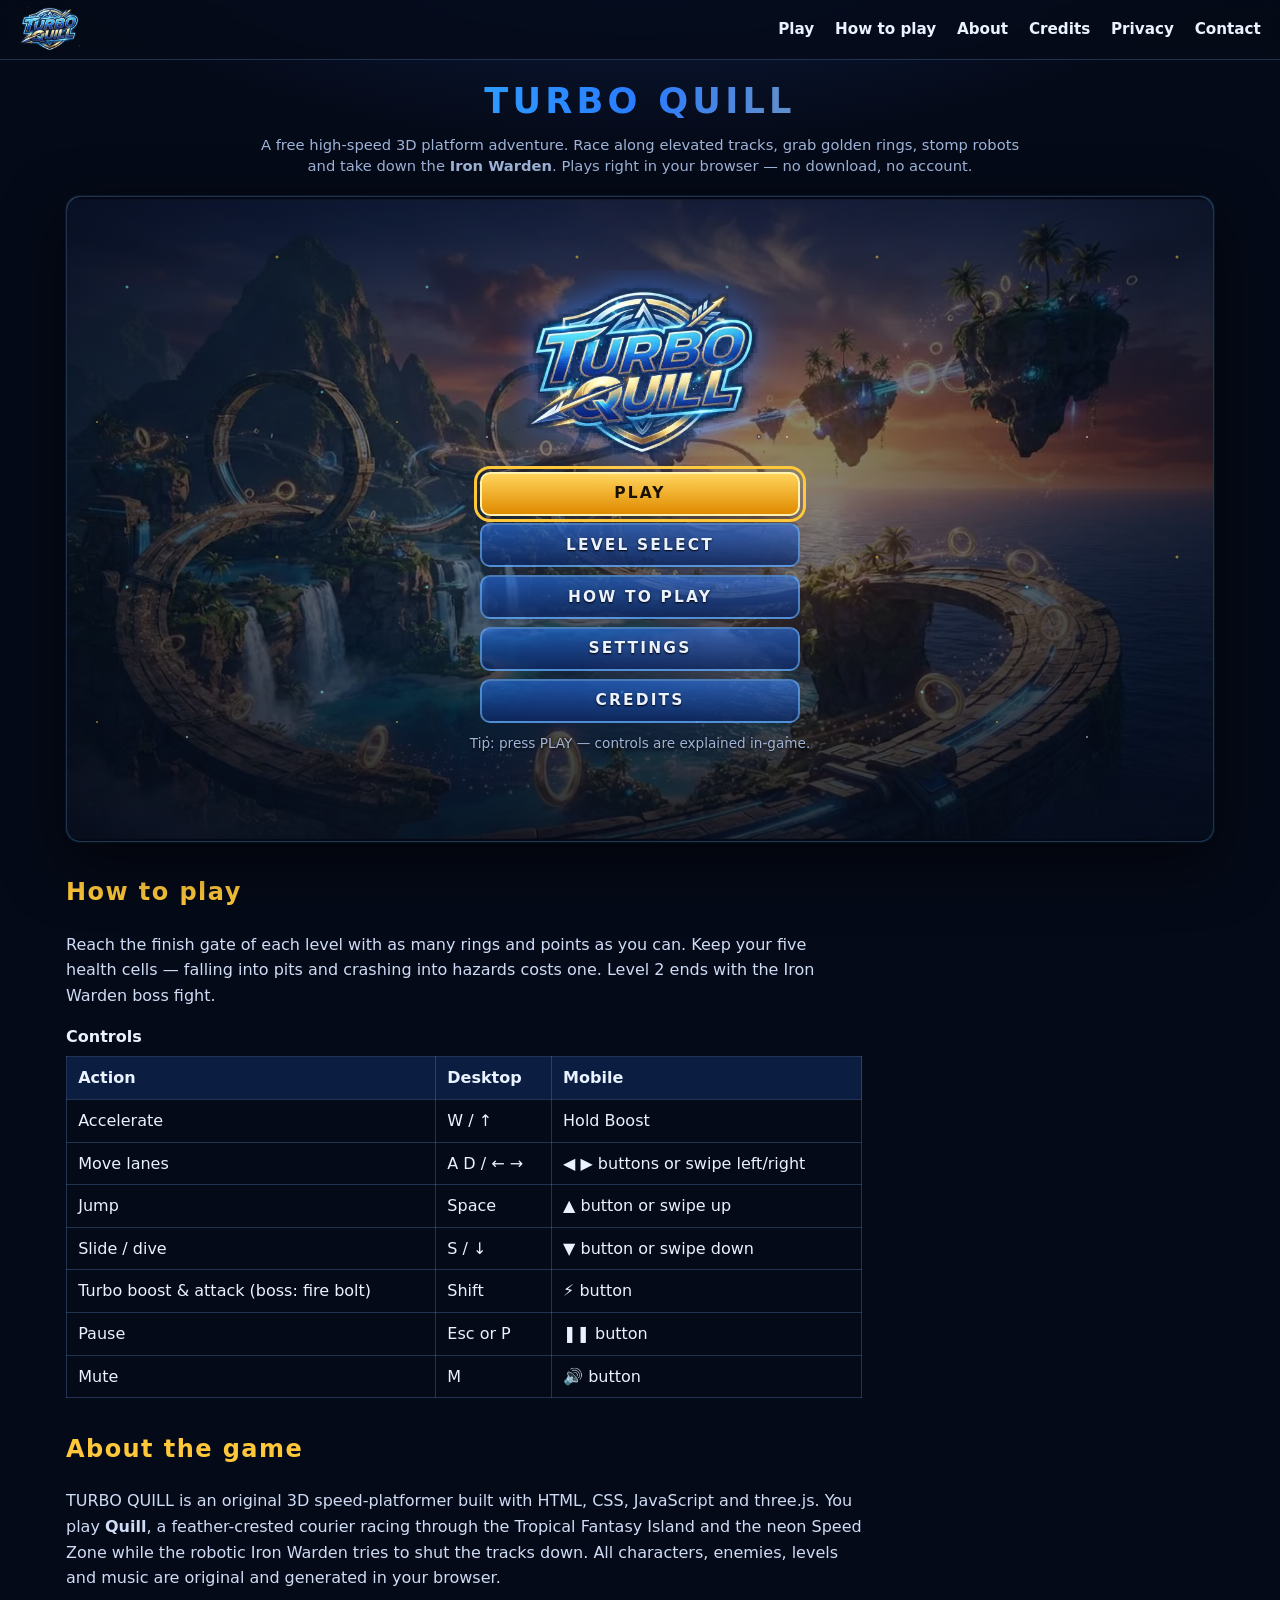
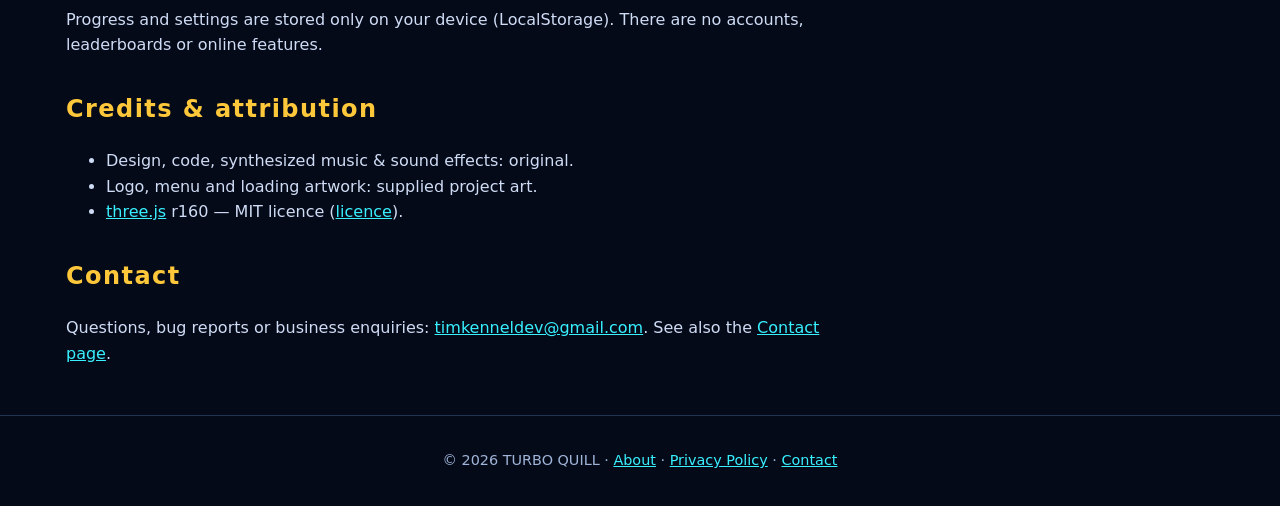
<file: index.html>
<!doctype html>
<html lang="en">
<head>
<meta charset="utf-8">
<meta name="viewport" content="width=device-width, initial-scale=1, viewport-fit=cover">
<title>TURBO QUILL — Free 3D Speed Platformer Game | Play in Your Browser</title>
<meta name="description" content="TURBO QUILL is a free high-speed 3D platform adventure. Run, jump, slide, collect golden rings, smash robots and beat the Iron Warden boss — on desktop, Android and iPhone.">
<meta name="theme-color" content="#050a18">
<link rel="canonical" href="https://turboquill.name.ng/">
<!-- Google AdSense site verification + loader (loaded once; src/ads.js detects this tag and will not add a second one) -->
<meta name="google-adsense-account" content="ca-pub-1319521339732367">
<script async src="https://pagead2.googlesyndication.com/pagead/js/adsbygoogle.js?client=ca-pub-1319521339732367"
     crossorigin="anonymous"></script>
<link rel="icon" type="image/png" href="assets/images/branding/favicon-64.png">
<link rel="apple-touch-icon" href="assets/images/branding/apple-touch-icon.png">
<!-- Open Graph / Twitter -->
<meta property="og:type" content="website">
<meta property="og:title" content="TURBO QUILL — Free 3D Speed Platformer">
<meta property="og:description" content="Run, jump and boost through tropical sky-tracks. Collect rings, defeat robots, beat the Iron Warden.">
<meta property="og:image" content="https://turboquill.name.ng/assets/images/branding/thumbnail.jpg">
<meta property="og:url" content="https://turboquill.name.ng/">
<meta name="twitter:card" content="summary_large_image">
<link rel="stylesheet" href="styles/main.css">
<link rel="stylesheet" href="styles/menu.css">
<link rel="stylesheet" href="styles/game.css">
<link rel="stylesheet" href="styles/mobile.css">
<script type="importmap">{"imports":{"three":"./vendor/three/three.module.min.js","three/addons/":"./vendor/three/addons/"}}</script>
</head>
<body>
<a class="skip" href="#play">Skip to game</a>
<header class="site-header">
  <a class="brand" href="#play" aria-label="TURBO QUILL home"><img src="assets/images/branding/logo-keyed.png" alt="TURBO QUILL" width="120" height="83"></a>
  <nav aria-label="Main">
    <a href="#play">Play</a><a href="#how">How to play</a><a href="pages/about.html">About</a><a href="#credits">Credits</a><a href="pages/privacy.html">Privacy</a><a href="pages/contact.html">Contact</a>
  </nav>
</header>

<main>
  <section class="intro" aria-labelledby="title">
    <h1 id="title">TURBO QUILL</h1>
    <p>A free high-speed 3D platform adventure. Race along elevated tracks, grab golden rings, stomp robots and take down the <strong>Iron Warden</strong>. Plays right in your browser — no download, no account.</p>
  </section>

  <div class="ad-wrap" aria-label="Advertisement area"><div id="ad-slot-top" class="ad-slot" data-slot="top"></div></div>

  <section id="play" class="stage-wrap" aria-label="Game">
    <div id="stage" tabindex="-1">
      <canvas id="game-canvas" aria-label="TURBO QUILL game view"></canvas>

      <!-- LOADING -->
      <div id="loading" class="screen" role="status" aria-live="polite">
        <div class="bg" style="background-image:url(assets/images/ui/loading-bg.webp)"></div><div class="fx-sparks" aria-hidden="true"></div>
        <div class="center">
          <img class="logo" src="assets/images/branding/logo-keyed.png" alt="TURBO QUILL">
          <div class="bar" role="progressbar" aria-valuemin="0" aria-valuemax="100" aria-valuenow="0"><i id="load-bar"></i></div>
          <p class="load-line"><span id="load-msg">Preparing the Speed Zone…</span> <b id="load-pct">0%</b></p>
          <p id="load-error" class="error" hidden></p>
          <button id="load-retry" class="btn" hidden>RETRY</button>
        </div>
      </div>

      <!-- MAIN MENU -->
      <div id="menu" class="screen" hidden>
        <div class="bg kenburns" style="background-image:url(assets/images/ui/menu-bg.webp)"></div><div class="vignette"></div><div class="fx-sparks" aria-hidden="true"></div>
        <div class="center">
          <img class="logo" src="assets/images/branding/logo-keyed.png" alt="TURBO QUILL">
          <nav class="menu-list" aria-label="Main menu">
            <button class="btn primary" id="btn-play">PLAY</button>
            <button class="btn" id="btn-levels">LEVEL SELECT</button>
            <button class="btn" id="btn-howto">HOW TO PLAY</button>
            <button class="btn" id="btn-settings">SETTINGS</button>
            <button class="btn" id="btn-credits">CREDITS</button>
          </nav>
          <p class="best" id="menu-best"></p>
        </div>
      </div>

      <!-- PANELS -->
      <div id="panel-levels" class="screen panel-screen" hidden>
        <div class="bg dim" style="background-image:url(assets/images/ui/menu-bg-alt.webp)"></div>
        <div class="panel" role="dialog" aria-labelledby="h-levels"><h2 id="h-levels">Level Select</h2><div id="level-cards" class="cards"></div><div class="row"><button class="btn back" data-back>BACK</button></div></div>
      </div>
      <div id="panel-howto" class="screen panel-screen" hidden>
        <div class="bg dim" style="background-image:url(assets/images/ui/menu-bg-alt.webp)"></div>
        <div class="panel" role="dialog" aria-labelledby="h-how"><h2 id="h-how">How to Play</h2>
          <ul class="tips">
            <li>You run forward automatically. Change <b>lanes</b>, <b>jump</b> and <b>slide</b> to dodge hazards.</li>
            <li>Collect <b>golden rings</b> for points. Jump arcs of rings for bonus score.</li>
            <li><b>Hold Accelerate</b> to run faster. <b>Hold Boost</b> (uses energy) to rush through small robots.</li>
            <li><b>Stomp</b> robots by landing on them. The big Bulwark needs two stomps or a boost.</li>
            <li>Grab the <b>Velocity Core</b> for a timed speed and jump boost. Green cells restore health.</li>
            <li>Boss fight: dodge the warned attacks, wait until the chest core opens, then <b>tap Boost</b> to fire quill bolts into it.</li>
          </ul>
          <div class="keys" id="howto-controls"></div>
          <div class="row"><button class="btn back" data-back>BACK</button></div></div>
      </div>
      <div id="panel-settings" class="screen panel-screen" hidden>
        <div class="bg dim" style="background-image:url(assets/images/ui/menu-bg-alt.webp)"></div>
        <div class="panel" role="dialog" aria-labelledby="h-set"><h2 id="h-set">Settings</h2>
          <div class="form">
            <label for="set-music">Music volume <output id="out-music"></output></label><input id="set-music" type="range" min="0" max="100">
            <label for="set-sfx">Sound effects volume <output id="out-sfx"></output></label><input id="set-sfx" type="range" min="0" max="100">
            <label for="set-sens">Control sensitivity <output id="out-sens"></output></label><input id="set-sens" type="range" min="60" max="160">
            <label for="set-quality">Graphics quality</label><select id="set-quality"><option value="auto">Auto</option><option value="low">Low</option><option value="medium">Medium</option><option value="high">High</option></select>
            <label for="set-touch">On-screen touch controls</label><select id="set-touch"><option value="auto">Auto</option><option value="on">Always on</option><option value="off">Off</option></select>
            <label class="check"><input id="set-motion" type="checkbox"> Reduce motion &amp; screen shake</label>
            <label class="check"><input id="set-mute" type="checkbox"> Mute all audio</label>
          </div>
          <div class="row"><button class="btn danger small" id="btn-reset">RESET SAVED PROGRESS</button><button class="btn back" data-back>BACK</button></div></div>
      </div>
      <div id="panel-credits" class="screen panel-screen" hidden>
        <div class="bg dim" style="background-image:url(assets/images/ui/menu-bg-alt.webp)"></div>
        <div class="panel" role="dialog" aria-labelledby="h-cred"><h2 id="h-cred">Credits</h2>
          <ul class="tips"><li>Game design, code, music &amp; sound: original, created for TURBO QUILL (music and SFX are synthesized live with the Web Audio API).</li><li>Logo, menu and loading artwork: supplied AI-generated project art (character-free frames only).</li><li>3D engine: <a href="https://threejs.org" target="_blank" rel="noopener">three.js</a> (MIT licence).</li><li>All characters, robots and the boss are original designs. Not affiliated with any third-party franchise.</li></ul>
          <div class="row"><button class="btn back" data-back>BACK</button></div></div>
      </div>

      <!-- HUD -->
      <div id="hud" class="hud" hidden>
        <div class="hud-left">
          <div class="chip"><span class="ico ring-ico" aria-hidden="true"></span><b id="hud-rings">0</b><span class="sr">rings</span></div>
          <div class="chip"><span class="lbl">SCORE</span><b id="hud-score">0</b></div>
          <div class="hearts" id="hud-hearts" aria-label="Health"></div>
        </div>
        <div class="hud-mid"><div id="hud-level" class="lvl"></div>
          <div id="boss-bar" class="boss-bar" hidden><span>IRON WARDEN</span><div class="bar"><i id="boss-fill"></i></div></div>
          <div id="hud-power" class="power" hidden><span id="power-name">VELOCITY CORE</span><div class="bar small"><i id="power-fill"></i></div></div>
        </div>
        <div class="hud-right"><button class="icon-btn" id="btn-mute" aria-label="Mute or unmute (M)" title="Mute (M)">🔊</button><button class="icon-btn" id="btn-pause" aria-label="Pause (Esc)" title="Pause (Esc)">❚❚</button></div>
        <div class="hud-bottom"><div class="meter"><span id="speed-lbl">SPEED</span><div class="bar small"><i id="speed-fill"></i></div></div><div class="meter"><span id="energy-lbl">BOOST</span><div class="bar small energy"><i id="energy-fill"></i></div></div></div>
        <div id="banner" class="banner" aria-live="assertive"></div>
        <div id="prompt" class="prompt" aria-live="polite"></div>
      </div>

      <!-- TOUCH CONTROLS -->
      <div id="touch" class="touch" hidden>
        <div class="grp left"><button class="tbtn" data-action="left" aria-label="Move left">◀</button><button class="tbtn" data-action="right" aria-label="Move right">▶</button></div>
        <div class="grp right"><button class="tbtn" data-action="slide" aria-label="Slide"><span>▼</span><small>SLIDE</small></button><button class="tbtn big" data-action="jump" aria-label="Jump"><span>▲</span><small>JUMP</small></button><button class="tbtn boost" data-action="boost" aria-label="Boost"><span>⚡</span><small>BOOST</small></button></div>
      </div>

      <div id="pause" class="screen overlay" hidden><div class="panel small" role="dialog" aria-labelledby="h-pause"><h2 id="h-pause">Paused</h2>
        <div class="menu-list"><button class="btn primary" id="btn-resume">RESUME</button><button class="btn" id="btn-restart">RESTART LEVEL</button><button class="btn" id="btn-pause-settings">SETTINGS</button><button class="btn" id="btn-quit">MAIN MENU</button></div></div></div>
      <div id="gameover" class="screen overlay" hidden><div class="panel small" role="dialog" aria-labelledby="h-over"><h2 id="h-over">Game Over</h2>
        <p class="result">Final score <b id="over-score">0</b></p><p class="result sub">Rings <b id="over-rings">0</b> · Best <b id="over-best">0</b></p>
        <div class="menu-list"><button class="btn primary" id="btn-retry">RESTART</button><button class="btn" id="btn-over-menu">MAIN MENU</button></div></div></div>
      <div id="complete" class="screen overlay" hidden><div class="panel small" role="dialog" aria-labelledby="h-comp"><h2 id="h-comp">Level Complete!</h2>
        <p class="result sub" id="comp-name"></p><p class="result">Score <b id="comp-score">0</b></p><p class="result sub">Rings <b id="comp-rings">0</b> · Bonus <b id="comp-bonus">0</b> · Best <b id="comp-best">0</b></p>
        <p class="newbest" id="comp-new" hidden>NEW BEST!</p>
        <div id="ad-slot-complete" class="ad-slot in-game" data-slot="levelComplete"></div>
        <div class="menu-list"><button class="btn primary" id="btn-next">NEXT LEVEL</button><button class="btn" id="btn-replay">REPLAY</button><button class="btn" id="btn-comp-menu">MAIN MENU</button></div></div></div>

      <div id="webgl-error" class="screen overlay" hidden><div class="panel small"><h2>3D graphics unavailable</h2><p>Your browser or device could not start WebGL, which this game needs. Try updating your browser, enabling hardware acceleration, or opening the game in Chrome, Edge, Firefox or Safari.</p></div></div>
      <div id="rotate-hint" class="rotate-hint" hidden><span>⟳ Rotate your device for a wider view</span><button id="rotate-close" aria-label="Dismiss">✕</button></div>
      <button id="btn-fullscreen" class="icon-btn fs" aria-label="Toggle fullscreen" title="Fullscreen" hidden>⛶</button>
    </div>
  </section>

  <section class="info">
    <div class="info-grid">
      <div class="info-main">
        <section id="how"><h2>How to play</h2>
          <p>Reach the finish gate of each level with as many rings and points as you can. Keep your five health cells — falling into pits and crashing into hazards costs one. Level 2 ends with the Iron Warden boss fight.</p>
          <div class="table-wrap"><table class="controls-table"><caption>Controls</caption><thead><tr><th>Action</th><th>Desktop</th><th>Mobile</th></tr></thead><tbody>
            <tr><td>Accelerate</td><td>W / ↑</td><td>Hold Boost</td></tr>
            <tr><td>Move lanes</td><td>A D / ← →</td><td>◀ ▶ buttons or swipe left/right</td></tr>
            <tr><td>Jump</td><td>Space</td><td>▲ button or swipe up</td></tr>
            <tr><td>Slide / dive</td><td>S / ↓</td><td>▼ button or swipe down</td></tr>
            <tr><td>Turbo boost &amp; attack (boss: fire bolt)</td><td>Shift</td><td>⚡ button</td></tr>
            <tr><td>Pause</td><td>Esc or P</td><td>❚❚ button</td></tr>
            <tr><td>Mute</td><td>M</td><td>🔊 button</td></tr></tbody></table></div>
        </section>
        <section id="about"><h2>About the game</h2>
          <p>TURBO QUILL is an original 3D speed-platformer built with HTML, CSS, JavaScript and three.js. You play <b>Quill</b>, a feather-crested courier racing through the Tropical Fantasy Island and the neon Speed Zone while the robotic Iron Warden tries to shut the tracks down. All characters, enemies, levels and music are original and generated in your browser.</p>
          <p>Progress and settings are stored only on your device (LocalStorage). There are no accounts, leaderboards or online features.</p>
        </section>
        <section id="credits"><h2>Credits &amp; attribution</h2>
          <ul><li>Design, code, synthesized music &amp; sound effects: original.</li><li>Logo, menu and loading artwork: supplied project art.</li><li><a href="https://threejs.org" target="_blank" rel="noopener">three.js</a> r160 — MIT licence (<a href="vendor/three/LICENSE">licence</a>).</li></ul>
        </section>
        <section id="contact"><h2>Contact</h2>
          <p>Questions, bug reports or business enquiries: <a id="contact-mail" href="timkenneldev@gmail.com">timkenneldev@gmail.com</a>. See also the <a href="pages/contact.html">Contact page</a>.</p>
        </section>
      </div>
      <aside class="info-side"><div class="ad-wrap"><div id="ad-slot-below" class="ad-slot" data-slot="below"></div></div></aside>
    </div>
  </section>
</main>

<footer class="site-footer"><p>© <span id="year"></span> TURBO QUILL · <a href="pages/about.html">About</a> · <a href="pages/privacy.html">Privacy Policy</a> · <a href="pages/contact.html">Contact</a></p></footer>
<noscript><p style="padding:2rem;color:#fff">TURBO QUILL needs JavaScript and WebGL to run.</p></noscript>
<script type="module" src="src/main.js"></script>
</body>
</html>
</file>
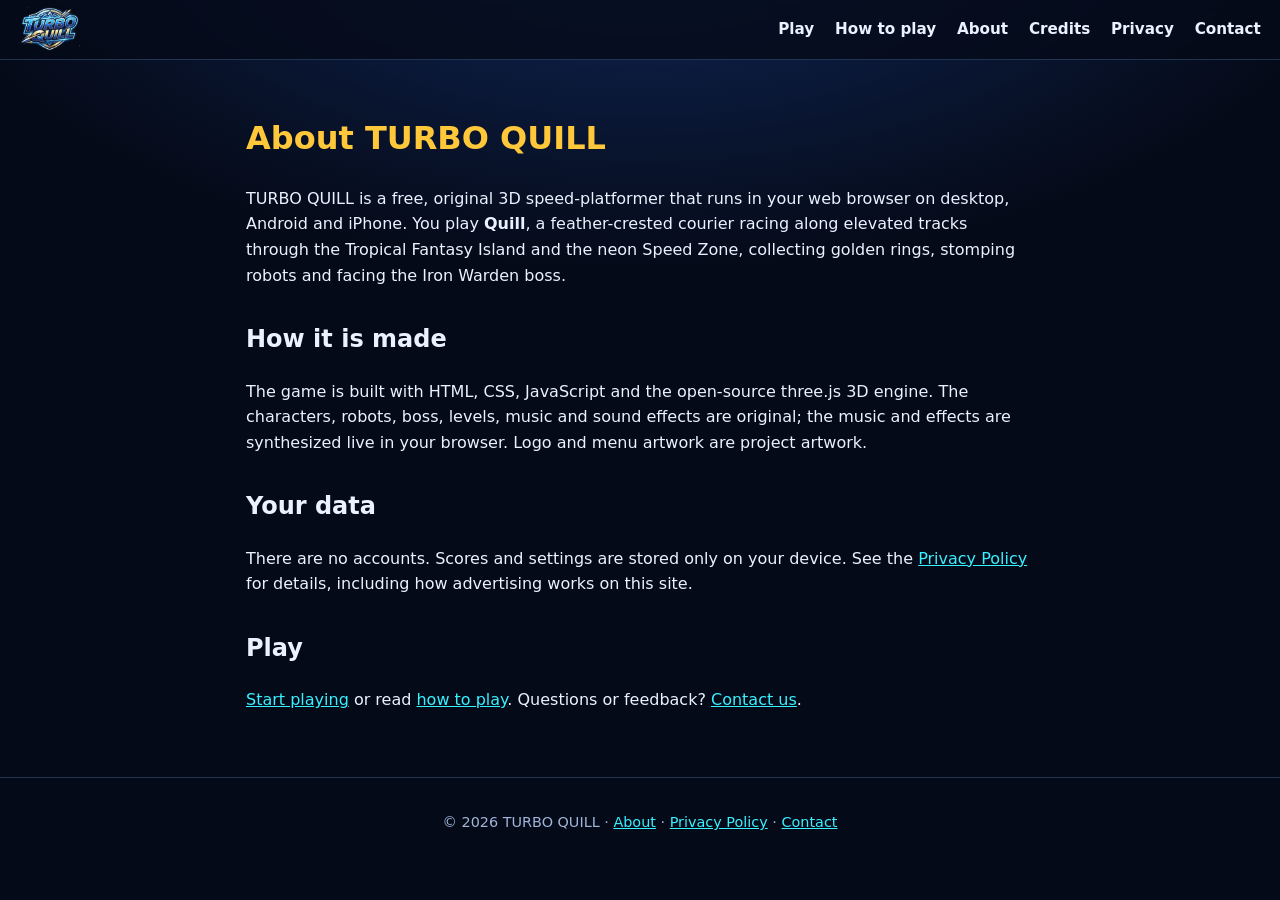
<file: pages/about.html>
<!doctype html>
<html lang="en"><head><meta charset="utf-8"><meta name="viewport" content="width=device-width, initial-scale=1, viewport-fit=cover">
<title>About — TURBO QUILL</title><meta name="description" content="About TURBO QUILL, a free original 3D speed-platformer you can play in your browser.">
<link rel="canonical" href="https://turboquill.name.ng/pages/about.html">
<link rel="icon" href="../assets/images/branding/favicon-64.png"><link rel="stylesheet" href="../styles/main.css">
<meta name="google-adsense-account" content="ca-pub-1319521339732367">
<script async src="https://pagead2.googlesyndication.com/pagead/js/adsbygoogle.js?client=ca-pub-1319521339732367"
     crossorigin="anonymous"></script>
</head>
<body>
<header class="site-header"><a class="brand" href="../index.html" aria-label="TURBO QUILL home"><img src="../assets/images/branding/logo-keyed.png" alt="TURBO QUILL" width="120" height="83"></a>
<nav aria-label="Main"><a href="../index.html#play">Play</a><a href="../index.html#how">How to play</a><a href="about.html">About</a><a href="../index.html#credits">Credits</a><a href="privacy.html">Privacy</a><a href="contact.html">Contact</a></nav></header>
<main class="doc">
<h1>About TURBO QUILL</h1>
<p>TURBO QUILL is a free, original 3D speed-platformer that runs in your web browser on desktop, Android and iPhone. You play <b>Quill</b>, a feather-crested courier racing along elevated tracks through the Tropical Fantasy Island and the neon Speed Zone, collecting golden rings, stomping robots and facing the Iron Warden boss.</p>
<h2>How it is made</h2>
<p>The game is built with HTML, CSS, JavaScript and the open-source three.js 3D engine. The characters, robots, boss, levels, music and sound effects are original; the music and effects are synthesized live in your browser. Logo and menu artwork are project artwork.</p>
<h2>Your data</h2>
<p>There are no accounts. Scores and settings are stored only on your device. See the <a href="privacy.html">Privacy Policy</a> for details, including how advertising works on this site.</p>
<h2>Play</h2>
<p><a href="../index.html#play">Start playing</a> or read <a href="../index.html#how">how to play</a>. Questions or feedback? <a href="contact.html">Contact us</a>.</p>
</main>
<footer class="site-footer"><p>© <span id="y"></span> TURBO QUILL · <a href="about.html">About</a> · <a href="privacy.html">Privacy Policy</a> · <a href="contact.html">Contact</a></p></footer>
<script>document.getElementById('y').textContent=new Date().getFullYear()</script>
</body></html>
</file>
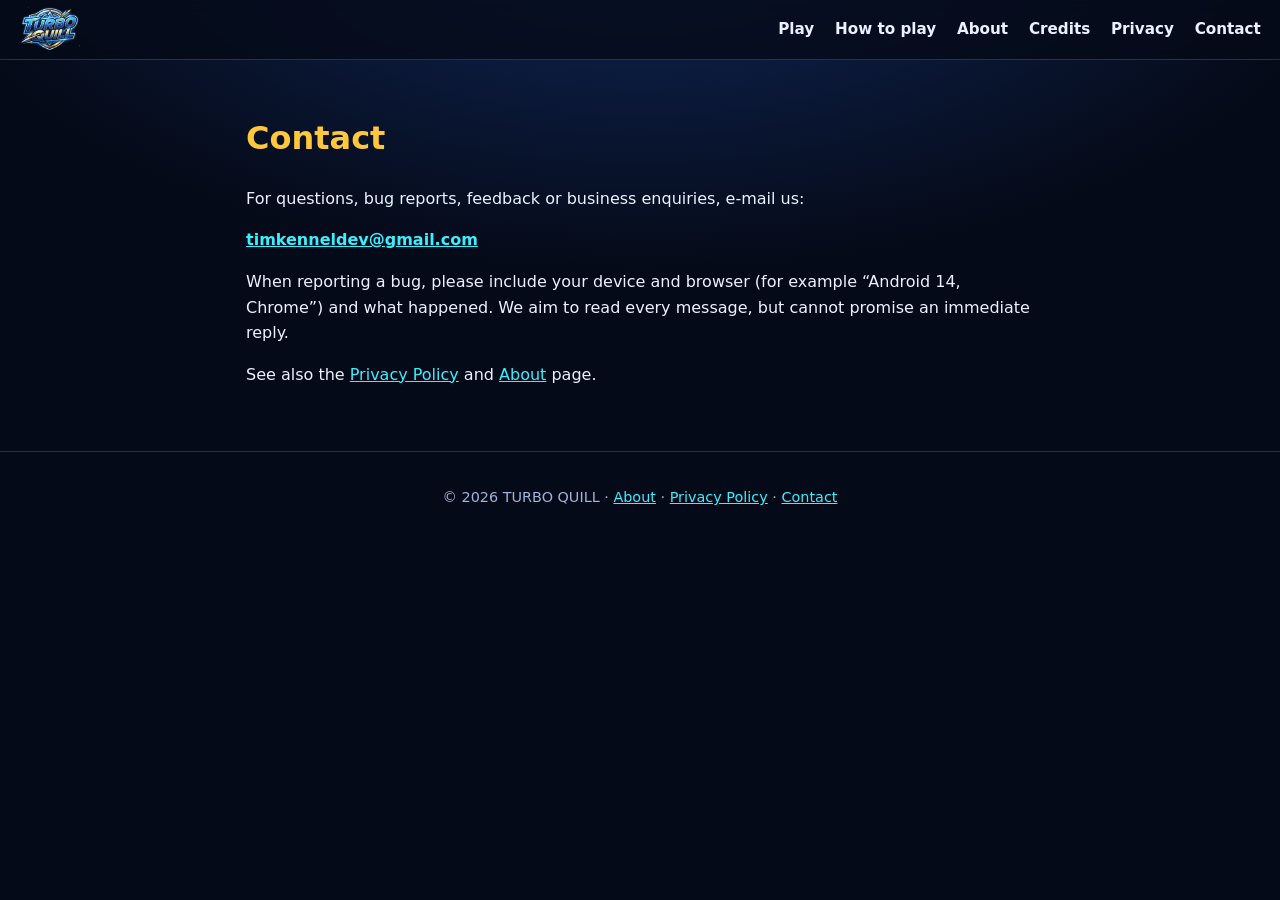
<file: pages/contact.html>
<!doctype html>
<html lang="en"><head><meta charset="utf-8"><meta name="viewport" content="width=device-width, initial-scale=1, viewport-fit=cover">
<title>Contact — TURBO QUILL</title><meta name="description" content="Contact TURBO QUILL for feedback, bug reports and enquiries.">
<link rel="canonical" href="https://turboquill.name.ng/pages/contact.html">
<link rel="icon" href="../assets/images/branding/favicon-64.png"><link rel="stylesheet" href="../styles/main.css">
<meta name="google-adsense-account" content="ca-pub-1319521339732367">
<script async src="https://pagead2.googlesyndication.com/pagead/js/adsbygoogle.js?client=ca-pub-1319521339732367"
     crossorigin="anonymous"></script>
</head>
<body>
<header class="site-header"><a class="brand" href="../index.html" aria-label="TURBO QUILL home"><img src="../assets/images/branding/logo-keyed.png" alt="TURBO QUILL" width="120" height="83"></a>
<nav aria-label="Main"><a href="../index.html#play">Play</a><a href="../index.html#how">How to play</a><a href="about.html">About</a><a href="../index.html#credits">Credits</a><a href="privacy.html">Privacy</a><a href="contact.html">Contact</a></nav></header>
<main class="doc">
<h1>Contact</h1>
<p>For questions, bug reports, feedback or business enquiries, e-mail us:</p>
<p><a href="timkenneldev@gmail.com"><b>timkenneldev@gmail.com</b></a></p>
<p>When reporting a bug, please include your device and browser (for example “Android 14, Chrome”) and what happened. We aim to read every message, but cannot promise an immediate reply.</p>
<p>See also the <a href="privacy.html">Privacy Policy</a> and <a href="about.html">About</a> page.</p>
</main>
<footer class="site-footer"><p>© <span id="y"></span> TURBO QUILL · <a href="about.html">About</a> · <a href="privacy.html">Privacy Policy</a> · <a href="contact.html">Contact</a></p></footer>
<script>document.getElementById('y').textContent=new Date().getFullYear()</script>
</body></html>
</file>
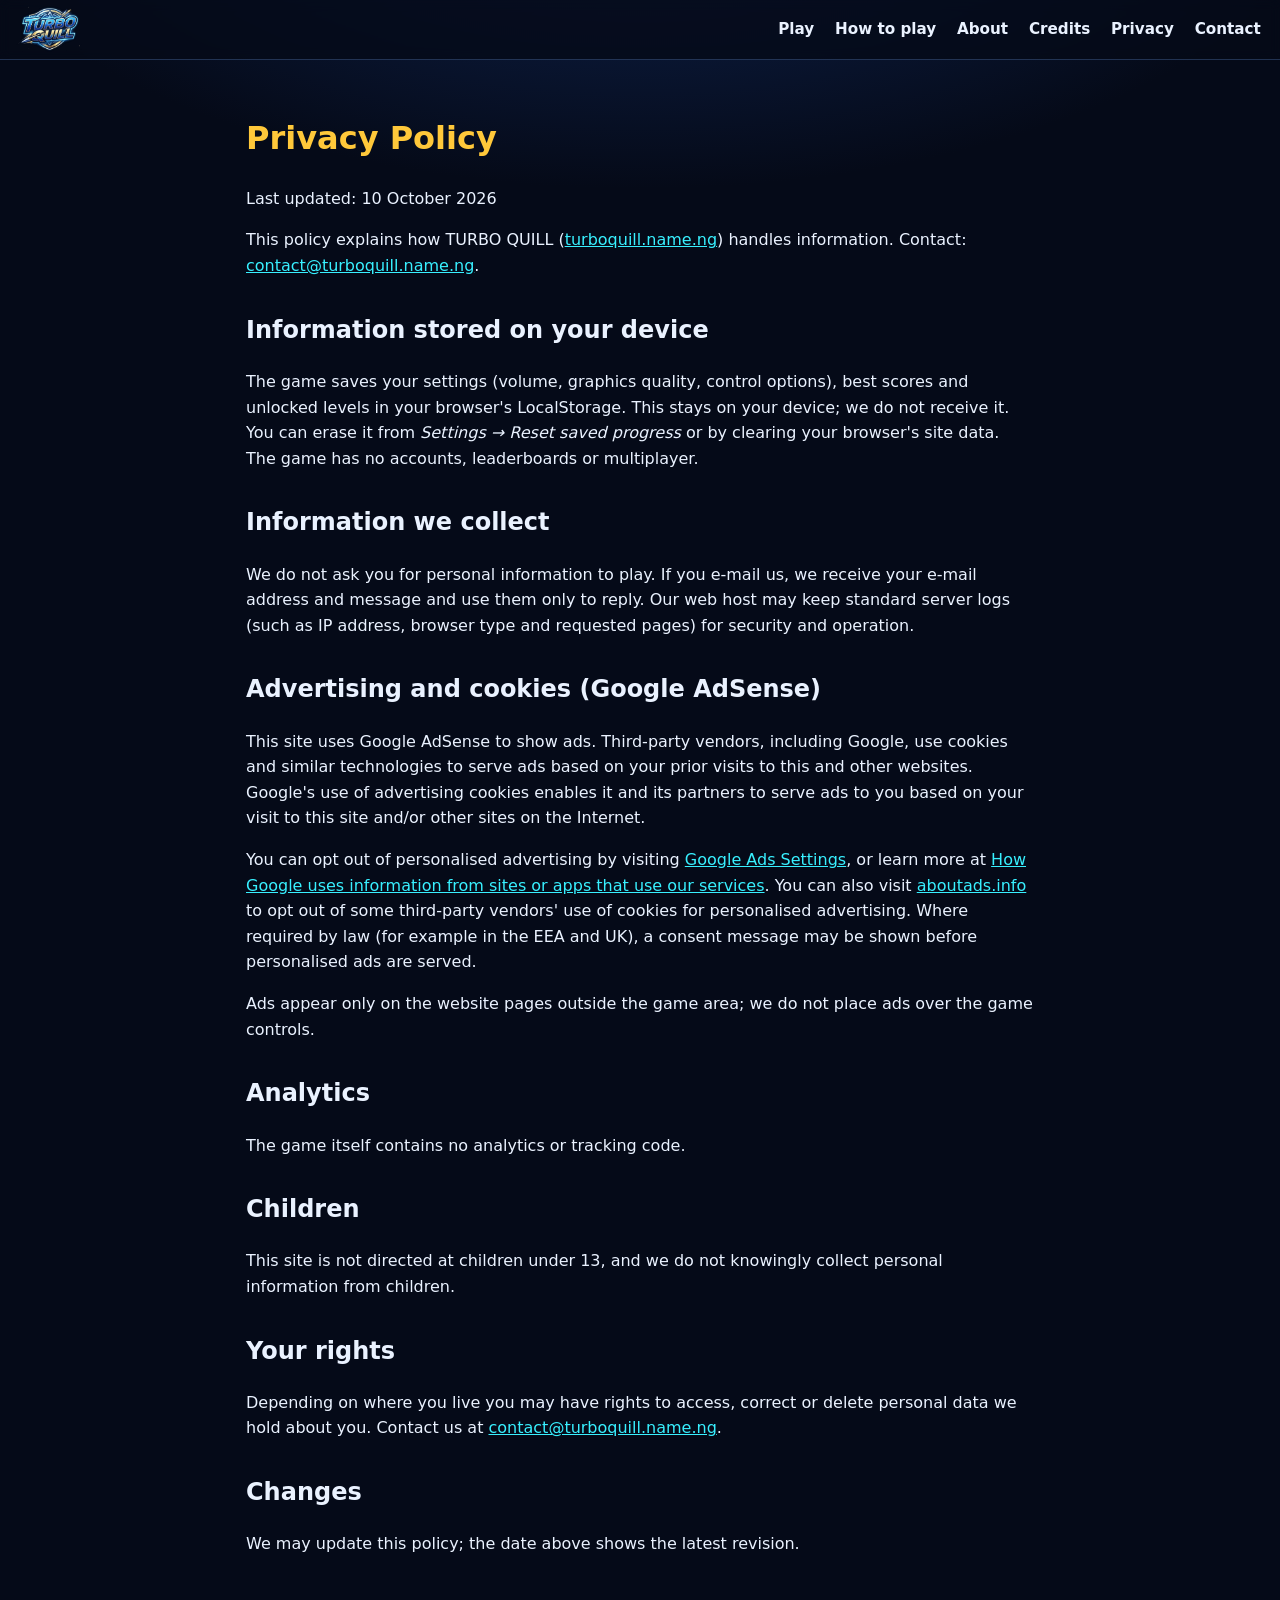
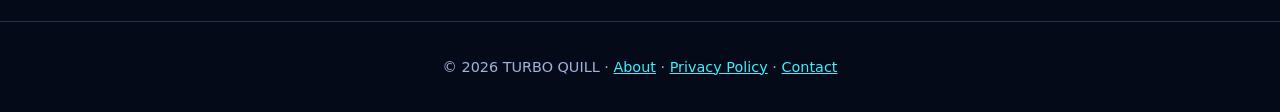
<file: pages/privacy.html>
<!doctype html>
<html lang="en"><head><meta charset="utf-8"><meta name="viewport" content="width=device-width, initial-scale=1, viewport-fit=cover">
<title>Privacy Policy — TURBO QUILL</title><meta name="description" content="Privacy policy for TURBO QUILL, including how Google AdSense advertising and browser storage are used.">
<link rel="canonical" href="https://turboquill.name.ng/pages/privacy.html">
<link rel="icon" href="../assets/images/branding/favicon-64.png"><link rel="stylesheet" href="../styles/main.css">
<meta name="google-adsense-account" content="ca-pub-1319521339732367">
<script async src="https://pagead2.googlesyndication.com/pagead/js/adsbygoogle.js?client=ca-pub-1319521339732367"
     crossorigin="anonymous"></script>
</head>
<body>
<header class="site-header"><a class="brand" href="../index.html" aria-label="TURBO QUILL home"><img src="../assets/images/branding/logo-keyed.png" alt="TURBO QUILL" width="120" height="83"></a>
<nav aria-label="Main"><a href="../index.html#play">Play</a><a href="../index.html#how">How to play</a><a href="about.html">About</a><a href="../index.html#credits">Credits</a><a href="privacy.html">Privacy</a><a href="contact.html">Contact</a></nav></header>
<main class="doc">
<h1>Privacy Policy</h1>
<p>Last updated: 10 October 2026</p>
<p>This policy explains how TURBO QUILL (<a href="https://turboquill.name.ng/">turboquill.name.ng</a>) handles information. Contact: <a href="mailto:contact@turboquill.name.ng">contact@turboquill.name.ng</a>.</p>
<h2>Information stored on your device</h2>
<p>The game saves your settings (volume, graphics quality, control options), best scores and unlocked levels in your browser's LocalStorage. This stays on your device; we do not receive it. You can erase it from <em>Settings → Reset saved progress</em> or by clearing your browser's site data. The game has no accounts, leaderboards or multiplayer.</p>
<h2>Information we collect</h2>
<p>We do not ask you for personal information to play. If you e-mail us, we receive your e-mail address and message and use them only to reply. Our web host may keep standard server logs (such as IP address, browser type and requested pages) for security and operation.</p>
<h2>Advertising and cookies (Google AdSense)</h2>
<p>This site uses Google AdSense to show ads. Third-party vendors, including Google, use cookies and similar technologies to serve ads based on your prior visits to this and other websites. Google's use of advertising cookies enables it and its partners to serve ads to you based on your visit to this site and/or other sites on the Internet.</p>
<p>You can opt out of personalised advertising by visiting <a href="https://adssettings.google.com" rel="noopener">Google Ads Settings</a>, or learn more at <a href="https://policies.google.com/technologies/partner-sites" rel="noopener">How Google uses information from sites or apps that use our services</a>. You can also visit <a href="https://www.aboutads.info" rel="noopener">aboutads.info</a> to opt out of some third-party vendors' use of cookies for personalised advertising. Where required by law (for example in the EEA and UK), a consent message may be shown before personalised ads are served.</p>
<p>Ads appear only on the website pages outside the game area; we do not place ads over the game controls.</p>
<h2>Analytics</h2>
<p>The game itself contains no analytics or tracking code.</p>
<h2>Children</h2>
<p>This site is not directed at children under 13, and we do not knowingly collect personal information from children.</p>
<h2>Your rights</h2>
<p>Depending on where you live you may have rights to access, correct or delete personal data we hold about you. Contact us at <a href="mailto:contact@turboquill.name.ng">contact@turboquill.name.ng</a>.</p>
<h2>Changes</h2>
<p>We may update this policy; the date above shows the latest revision.</p>
</main>
<footer class="site-footer"><p>© <span id="y"></span> TURBO QUILL · <a href="about.html">About</a> · <a href="privacy.html">Privacy Policy</a> · <a href="contact.html">Contact</a></p></footer>
<script>document.getElementById('y').textContent=new Date().getFullYear()</script>
</body></html>
</file>
<file: styles/main.css>
:root{--bg:#050a18;--bg2:#0b1530;--ink:#eaf2ff;--mute:#9fb4d8;--blue:#2a7bff;--cyan:#38f0ff;--gold:#ffc83a;--em:#20d890;--danger:#ff5a2a;--line:rgba(120,170,255,.25);--safe-t:env(safe-area-inset-top,0px);--safe-r:env(safe-area-inset-right,0px);--safe-b:env(safe-area-inset-bottom,0px);--safe-l:env(safe-area-inset-left,0px)}
*{box-sizing:border-box}
html{scroll-behavior:smooth;-webkit-text-size-adjust:100%}
body{margin:0;background:radial-gradient(1200px 600px at 50% -10%,#10285a 0,var(--bg) 60%);color:var(--ink);font:16px/1.6 "Segoe UI",system-ui,-apple-system,Roboto,Arial,sans-serif;min-height:100vh}
a{color:var(--cyan)}a:focus-visible,button:focus-visible,input:focus-visible,select:focus-visible{outline:3px solid var(--gold);outline-offset:2px}
.skip{position:absolute;left:-999px;top:0;background:var(--gold);color:#000;padding:.5rem 1rem;z-index:3000}.skip:focus{left:8px;top:8px}
.site-header{display:flex;align-items:center;justify-content:space-between;gap:1rem;padding:.4rem max(16px,var(--safe-l)) .4rem max(16px,var(--safe-r));border-bottom:1px solid var(--line);background:rgba(5,10,24,.8);backdrop-filter:blur(6px);position:relative;z-index:50}
.brand img{height:46px;width:auto;display:block}
.site-header nav{display:flex;flex-wrap:wrap;gap:.2rem .9rem;justify-content:flex-end}
.site-header nav a{color:var(--ink);text-decoration:none;padding:.35rem .2rem;font-weight:600;font-size:.95rem}.site-header nav a:hover{color:var(--gold)}
main{max-width:1180px;margin:0 auto;padding:0 max(16px,var(--safe-l)) 2rem}
.intro{text-align:center;padding:.8rem 0 .2rem}
.intro h1{margin:0;font-size:clamp(1.6rem,4vw,2.2rem);letter-spacing:.12em;background:linear-gradient(90deg,var(--cyan),var(--blue),var(--gold));-webkit-background-clip:text;background-clip:text;color:transparent}
.intro p{max-width:760px;margin:.3rem auto 0;color:var(--mute);font-size:.92rem;line-height:1.45}
.ad-wrap{margin:.6rem auto;max-width:970px}
.ad-slot{width:100%;display:block;overflow:hidden;text-align:center}
.ad-slot .ph{display:flex;align-items:center;justify-content:center;width:100%;height:100%;min-height:inherit;border:1px dashed var(--line);border-radius:10px;color:var(--mute);font-size:.8rem;letter-spacing:.08em;text-transform:uppercase;background:repeating-linear-gradient(45deg,rgba(255,255,255,.02) 0 10px,transparent 10px 20px)}
.ad-slot::before{content:attr(data-label);display:block;font-size:.65rem;color:var(--mute);letter-spacing:.12em;text-transform:uppercase;margin-bottom:2px}
.ad-slot:empty{display:none}
.info{margin-top:2rem}.info-grid{display:grid;grid-template-columns:minmax(0,1fr) 320px;gap:2rem}
.info-main,.info-side{min-width:0}
.info h2{color:var(--gold);letter-spacing:.06em;margin-top:2rem}.info section:first-child h2{margin-top:0}
.info p,.info li{color:#cfdcf5}
.table-wrap{overflow-x:auto}.controls-table{border-collapse:collapse;width:100%;min-width:480px}.controls-table caption{text-align:left;font-weight:700;margin-bottom:.4rem}
.controls-table th,.controls-table td{border:1px solid var(--line);padding:.5rem .7rem;text-align:left}.controls-table th{background:rgba(42,123,255,.18)}
.site-footer{border-top:1px solid var(--line);text-align:center;color:var(--mute);padding:1.2rem 16px calc(1.2rem + var(--safe-b));font-size:.9rem}
.doc{max-width:820px;margin:0 auto;padding:2rem 16px 3rem}.doc h1{color:var(--gold)}.doc h2{margin-top:2rem}
@media (max-width:900px){.info-grid{grid-template-columns:minmax(0,1fr)}.site-header{flex-wrap:wrap;justify-content:center}.brand img{height:38px}}
@media (prefers-reduced-motion:reduce){html{scroll-behavior:auto}}
</file>
<file: styles/menu.css>
.stage-wrap{margin:1rem auto}
#stage{position:relative;width:min(100%,calc((100vh - 80px) * 16 / 9));min-width:min(100%,640px);aspect-ratio:16/9;margin:0 auto;background:#050a18;border:1px solid var(--line);border-radius:14px;overflow:hidden;box-shadow:0 20px 60px rgba(0,0,0,.6),0 0 0 1px rgba(56,240,255,.08);user-select:none;-webkit-user-select:none;-webkit-touch-callout:none;touch-action:manipulation;container-type:size;--u:min(1cqh,1cqw)}
#game-canvas{position:absolute;inset:0;width:100%;height:100%;display:block;touch-action:none;outline:none}
.screen{position:absolute;inset:0;display:flex;align-items:center;justify-content:center;z-index:20;overflow:hidden}
.screen[hidden],[hidden]{display:none!important}
.screen .bg{position:absolute;inset:0;background-size:cover;background-position:center;z-index:0}
.screen .bg.dim{filter:brightness(.35) blur(3px);transform:scale(1.05)}
.kenburns{animation:ken 28s ease-in-out infinite alternate}@keyframes ken{from{transform:scale(1.02) translate(0,0)}to{transform:scale(1.14) translate(-1.5%,1%)}}
#loading .bg{filter:brightness(.55) saturate(1.2)}
.vignette{position:absolute;inset:0;z-index:1;background:radial-gradient(ellipse at center,rgba(5,10,24,.1) 20%,rgba(5,10,24,.8) 100%),linear-gradient(180deg,rgba(5,10,24,.2),rgba(5,10,24,.65))}
.fx-sparks{position:absolute;inset:0;z-index:1;pointer-events:none;background-image:radial-gradient(2px 2px at 20% 30%,#7af4ff,transparent),radial-gradient(2px 2px at 70% 20%,#ffd23a,transparent),radial-gradient(1.5px 1.5px at 40% 80%,#fff,transparent),radial-gradient(2px 2px at 85% 65%,#7af4ff,transparent),radial-gradient(1.5px 1.5px at 10% 75%,#ffd23a,transparent);background-size:300px 300px;animation:sparks 9s linear infinite;opacity:.8}
@keyframes sparks{from{background-position:0 0}to{background-position:-300px -300px}}
.center{position:relative;z-index:5;display:flex;flex-direction:column;align-items:center;gap:clamp(6px,calc(var(--u)*1.6),16px);width:min(92%,520px);max-height:100%;padding:clamp(6px,calc(var(--u)*2),20px) 0;overflow:auto}
.logo{width:min(70%,clamp(150px,calc(var(--u)*40),380px));height:auto;mix-blend-mode:screen;filter:drop-shadow(0 0 18px rgba(42,123,255,.7))}
.menu-list{display:flex;flex-direction:column;gap:clamp(5px,calc(var(--u)*1.2),10px);width:min(100%,320px)}
.btn{font:700 clamp(.85rem,calc(var(--u)*2.4),1.1rem)/1.1 "Segoe UI",system-ui,sans-serif;letter-spacing:.14em;color:var(--ink);background:linear-gradient(180deg,rgba(42,123,255,.55),rgba(14,40,100,.8));border:2px solid rgba(120,190,255,.55);border-radius:10px;padding:clamp(8px,calc(var(--u)*1.7),14px) 18px;cursor:pointer;min-height:44px;transition:transform .12s,box-shadow .12s,border-color .12s;text-shadow:0 1px 2px #000}
.btn:hover{border-color:var(--cyan);box-shadow:0 0 18px rgba(56,240,255,.45);transform:translateY(-1px)}
.btn:active,.btn.pressed{transform:translateY(1px) scale(.98);box-shadow:inset 0 0 12px rgba(0,0,0,.6)}
.btn:focus-visible{outline:3px solid var(--gold);outline-offset:3px;border-color:var(--gold)}
.btn.primary{background:linear-gradient(180deg,#ffd45a,#e08a00);color:#1a1000;border-color:#fff1b0;text-shadow:none}
.btn.danger{background:linear-gradient(180deg,#a02a2a,#5a1010);border-color:#ff8a7a}.btn.small{font-size:.8rem;padding:8px 12px}
.best{margin:0;color:var(--mute);font-size:.85rem;text-shadow:0 1px 3px #000}
.bar{width:100%;height:14px;border-radius:8px;background:rgba(0,0,0,.55);border:1px solid rgba(120,190,255,.5);overflow:hidden}
.bar>i{display:block;height:100%;width:0;background:linear-gradient(90deg,var(--blue),var(--cyan),var(--gold));transition:width .15s}
.bar.small{height:9px}
.load-line{margin:0;color:var(--ink);text-shadow:0 1px 3px #000;font-size:.95rem}.load-line b{color:var(--gold)}
.error{color:#ffb4a0;background:rgba(80,10,10,.7);padding:8px 12px;border-radius:8px;margin:0;font-size:.9rem}
.panel-screen{background:rgba(0,0,0,.2)}
.panel{position:relative;z-index:5;width:min(94%,640px);max-height:94%;overflow:auto;background:linear-gradient(180deg,rgba(14,28,64,.94),rgba(6,12,30,.96));border:1px solid rgba(120,190,255,.5);border-radius:14px;padding:clamp(12px,calc(var(--u)*3),26px);box-shadow:0 12px 50px rgba(0,0,0,.7)}
.panel.small{width:min(92%,400px)}.panel h2{margin:0 0 .6rem;color:var(--gold);letter-spacing:.12em;text-align:center;font-size:clamp(1.1rem,calc(var(--u)*3.4),1.7rem)}
.panel p,.panel li{color:#d4e2ff;font-size:clamp(.82rem,calc(var(--u)*2.1),1rem)}
.tips{padding-left:1.1rem;margin:.4rem 0}.tips li{margin:.3rem 0}
.row{display:flex;gap:10px;justify-content:center;flex-wrap:wrap;margin-top:12px}
.cards{display:grid;grid-template-columns:repeat(auto-fit,minmax(220px,1fr));gap:12px}
.card{position:relative;border:2px solid rgba(120,190,255,.45);border-radius:12px;overflow:hidden;background:#0a1430;text-align:left;color:var(--ink);cursor:pointer;padding:0;font:inherit}
.card img{display:block;width:100%;aspect-ratio:16/9;object-fit:cover}.card .meta{padding:8px 10px}.card h3{margin:0;font-size:1rem;letter-spacing:.06em}.card small{color:var(--mute);display:block}
.card:hover{border-color:var(--cyan)}.card:focus-visible{outline:3px solid var(--gold)}
.card[disabled]{cursor:not-allowed;filter:grayscale(.9) brightness(.6)}.card .lock{position:absolute;top:8px;right:8px;background:#000a;padding:2px 8px;border-radius:6px;font-size:.75rem;letter-spacing:.1em}
.form{display:grid;grid-template-columns:1fr 1fr;gap:10px 14px;align-items:center}.form label{color:#d4e2ff;font-size:.92rem}.form output{color:var(--gold);margin-left:6px}
.form input[type=range]{width:100%;accent-color:var(--cyan);min-height:28px}.form select{background:#0a1430;color:var(--ink);border:1px solid var(--line);border-radius:8px;padding:8px}
.form .check{grid-column:1/-1;display:flex;gap:8px;align-items:center}.form input[type=checkbox]{width:20px;height:20px;accent-color:var(--cyan)}
.overlay{background:rgba(3,6,18,.7);backdrop-filter:blur(3px)}
.result{text-align:center;margin:.2rem 0;font-size:1.1rem}.result b{color:var(--gold);font-size:1.4em}.result.sub{font-size:.9rem;color:var(--mute)}.result.sub b{font-size:1.1em}
.newbest{text-align:center;color:var(--em);font-weight:800;letter-spacing:.2em;margin:.2rem}
.ad-slot.in-game{margin:8px auto;max-width:336px}
@media (prefers-reduced-motion:reduce){.kenburns,.fx-sparks{animation:none}.btn{transition:none}}
.reduce-motion .kenburns,.reduce-motion .fx-sparks{animation:none}
@media (max-width:520px){.form{grid-template-columns:1fr}}
</file>
<file: styles/game.css>
.hud{position:absolute;inset:0;z-index:10;pointer-events:none;font-weight:700;text-shadow:0 2px 4px rgba(0,0,0,.8);padding:calc(8px + var(--safe-t)) calc(10px + var(--safe-r)) calc(8px + var(--safe-b)) calc(10px + var(--safe-l))}
.hud button{pointer-events:auto}
.hud-left{position:absolute;left:calc(10px + var(--safe-l));top:calc(8px + var(--safe-t));display:flex;flex-direction:column;gap:6px;align-items:flex-start}
.chip{display:flex;align-items:center;gap:8px;background:rgba(5,10,24,.62);border:1px solid rgba(120,190,255,.45);border-radius:10px;padding:3px 12px;font-size:clamp(.9rem,calc(var(--u)*3.2),1.4rem);min-width:92px}
.chip .lbl{font-size:.6em;letter-spacing:.14em;color:var(--mute)}.chip b{color:#fff;font-variant-numeric:tabular-nums}
.ring-ico{width:1.1em;height:1.1em;border-radius:50%;border:.22em solid var(--gold);box-shadow:0 0 8px var(--gold);display:inline-block}
.hearts{display:flex;gap:4px}.heart{width:clamp(16px,calc(var(--u)*3.6),26px);height:clamp(16px,calc(var(--u)*3.6),26px);background:var(--em);clip-path:polygon(35% 0,65% 0,65% 35%,100% 35%,100% 65%,65% 65%,65% 100%,35% 100%,35% 65%,0 65%,0 35%,35% 35%);filter:drop-shadow(0 0 4px #20d890);transition:transform .2s}
.heart.off{background:#27353a;filter:none;opacity:.7}
.hud-mid{position:absolute;left:50%;top:calc(8px + var(--safe-t));transform:translateX(-50%);display:flex;flex-direction:column;align-items:center;gap:6px;width:min(46%,420px)}
.lvl{font-size:clamp(.7rem,calc(var(--u)*2.4),1rem);letter-spacing:.2em;color:var(--mute);background:rgba(5,10,24,.5);padding:2px 12px;border-radius:8px}
.boss-bar,.power{width:100%;text-align:center;font-size:clamp(.65rem,calc(var(--u)*2.2),.9rem);letter-spacing:.2em}.boss-bar .bar>i{background:linear-gradient(90deg,#ff3a2a,#ff9a2a)}.power .bar>i{background:linear-gradient(90deg,var(--cyan),#fff)}
.hud-right{position:absolute;right:calc(10px + var(--safe-r));top:calc(8px + var(--safe-t));display:flex;gap:8px}
.icon-btn{width:44px;height:44px;border-radius:12px;border:2px solid rgba(120,190,255,.55);background:rgba(5,10,24,.7);color:#fff;font-size:1.1rem;cursor:pointer;display:grid;place-items:center}.icon-btn:hover{border-color:var(--cyan)}
.fs{position:absolute;right:10px;bottom:10px;z-index:15;opacity:.8}
.hud-bottom{position:absolute;left:50%;bottom:calc(8px + var(--safe-b));transform:translateX(-50%);display:flex;gap:16px;width:min(60%,520px)}
.meter{flex:1;font-size:.65rem;letter-spacing:.18em;color:var(--mute)}.meter .bar>i{background:linear-gradient(90deg,var(--em),var(--cyan))}.meter .energy>i{background:linear-gradient(90deg,#ff9a2a,var(--gold))}
.banner{position:absolute;left:0;right:0;top:26%;text-align:center;font-size:clamp(1.4rem,calc(var(--u)*8),3.4rem);letter-spacing:.2em;color:#fff;opacity:0;transform:scale(.9);transition:opacity .25s,transform .25s;-webkit-text-stroke:1px rgba(0,0,0,.6);text-shadow:0 0 24px var(--blue),0 3px 6px #000}
.banner.show{opacity:1;transform:scale(1)}.banner.boss{color:#ff5a3a;text-shadow:0 0 28px #ff2a1a,0 3px 6px #000}
.prompt{position:absolute;left:0;right:0;bottom:34%;padding:0 12px;text-align:center;font-size:clamp(.8rem,calc(var(--u)*3),1.3rem);color:var(--gold);letter-spacing:.1em;opacity:0;transition:opacity .2s}.prompt.show{opacity:1}.prompt.pulse{animation:pulse .5s infinite alternate}@keyframes pulse{from{transform:scale(1)}to{transform:scale(1.08)}}
.sr{position:absolute;width:1px;height:1px;overflow:hidden;clip:rect(0 0 0 0)}
.flash{position:absolute;inset:0;z-index:9;pointer-events:none;background:radial-gradient(ellipse at center,transparent 40%,rgba(255,30,30,.55));opacity:0}.flash.on{animation:fl .4s ease-out}@keyframes fl{from{opacity:1}to{opacity:0}}
.reduce-motion .prompt.pulse{animation:none}
</file>
<file: styles/mobile.css>
.touch{position:absolute;inset:0;z-index:12;pointer-events:none;padding:0 calc(14px + var(--safe-r)) calc(14px + var(--safe-b)) calc(14px + var(--safe-l));display:flex;justify-content:space-between;align-items:flex-end;touch-action:none}
.touch .grp{display:flex;gap:clamp(10px,3cqw,22px);align-items:flex-end}
.tbtn{pointer-events:auto;touch-action:none;-webkit-tap-highlight-color:transparent;user-select:none;-webkit-user-select:none;width:clamp(64px,calc(var(--u)*19),96px);height:clamp(64px,calc(var(--u)*19),96px);border-radius:50%;border:3px solid rgba(160,220,255,.7);background:radial-gradient(circle at 35% 30%,rgba(90,170,255,.6),rgba(10,30,80,.65));color:#fff;font:800 clamp(1.4rem,calc(var(--u)*6),2.2rem)/1 system-ui,sans-serif;display:flex;flex-direction:column;align-items:center;justify-content:center;opacity:.82;padding:0}
.tbtn small{font-size:.32em;letter-spacing:.14em;margin-top:2px}.tbtn.big{width:clamp(78px,calc(var(--u)*24),116px);height:clamp(78px,calc(var(--u)*24),116px);background:radial-gradient(circle at 35% 30%,#ffe27a,rgba(200,120,0,.8));color:#1a1000}
.tbtn.boost{background:radial-gradient(circle at 35% 30%,#7af4ff,rgba(0,100,160,.8))}
.tbtn.down{transform:scale(.92);opacity:1;border-color:var(--gold);box-shadow:0 0 18px var(--gold)}
.touch .grp.right{align-items:flex-end}
.rotate-hint{position:absolute;left:50%;top:45%;width:max-content;max-width:90%;transform:translateX(-50%);z-index:30;background:rgba(5,10,24,.9);border:1px solid var(--gold);border-radius:20px;padding:6px 14px;font-size:.85rem;display:flex;gap:10px;align-items:center;pointer-events:auto}
.rotate-hint button{background:none;border:0;color:#fff;font-size:1rem;min-width:32px;min-height:32px;cursor:pointer}
/* small screens: stage is a taller box; while playing it becomes a fixed full-viewport surface */
@media (max-width:800px),(pointer:coarse) and (max-width:1000px){
  #stage{aspect-ratio:auto;width:100%;min-width:0;height:min(78vh,78dvh,760px);min-height:420px}
  .hud-bottom{display:none}
}
body.immersive{overflow:hidden;position:fixed;inset:0;width:100%;overscroll-behavior:none;touch-action:none}
body.immersive .site-header,body.immersive .intro,body.immersive .ad-wrap,body.immersive .info,body.immersive .site-footer{visibility:hidden}
body.immersive #stage{position:fixed;inset:0;width:100vw;height:100vh;height:100dvh;max-width:none;min-height:0;border:0;border-radius:0;z-index:2000;aspect-ratio:auto;margin:0}
body.immersive .hud-bottom{display:flex}
@media (max-height:480px){.hud-bottom{display:none}.chip{min-width:70px;padding:1px 8px}}
@media (max-width:480px){.hud-mid{width:36%}.chip{min-width:74px}}

@media (max-aspect-ratio:1/1){
  .tbtn{width:calc(var(--u)*15);height:calc(var(--u)*15);font-size:calc(var(--u)*6)}.tbtn.big{width:calc(var(--u)*18);height:calc(var(--u)*18)}
  .touch{padding-left:calc(8px + var(--safe-l));padding-right:calc(8px + var(--safe-r))}.touch .grp{gap:calc(var(--u)*2)}
  .chip{min-width:70px}.hud-mid{width:30%}.lvl{font-size:.6rem;letter-spacing:.08em}
}
@media (max-aspect-ratio:1/1){body.immersive .hud-bottom{display:none}}
body.immersive .fs{display:none}
</file>
